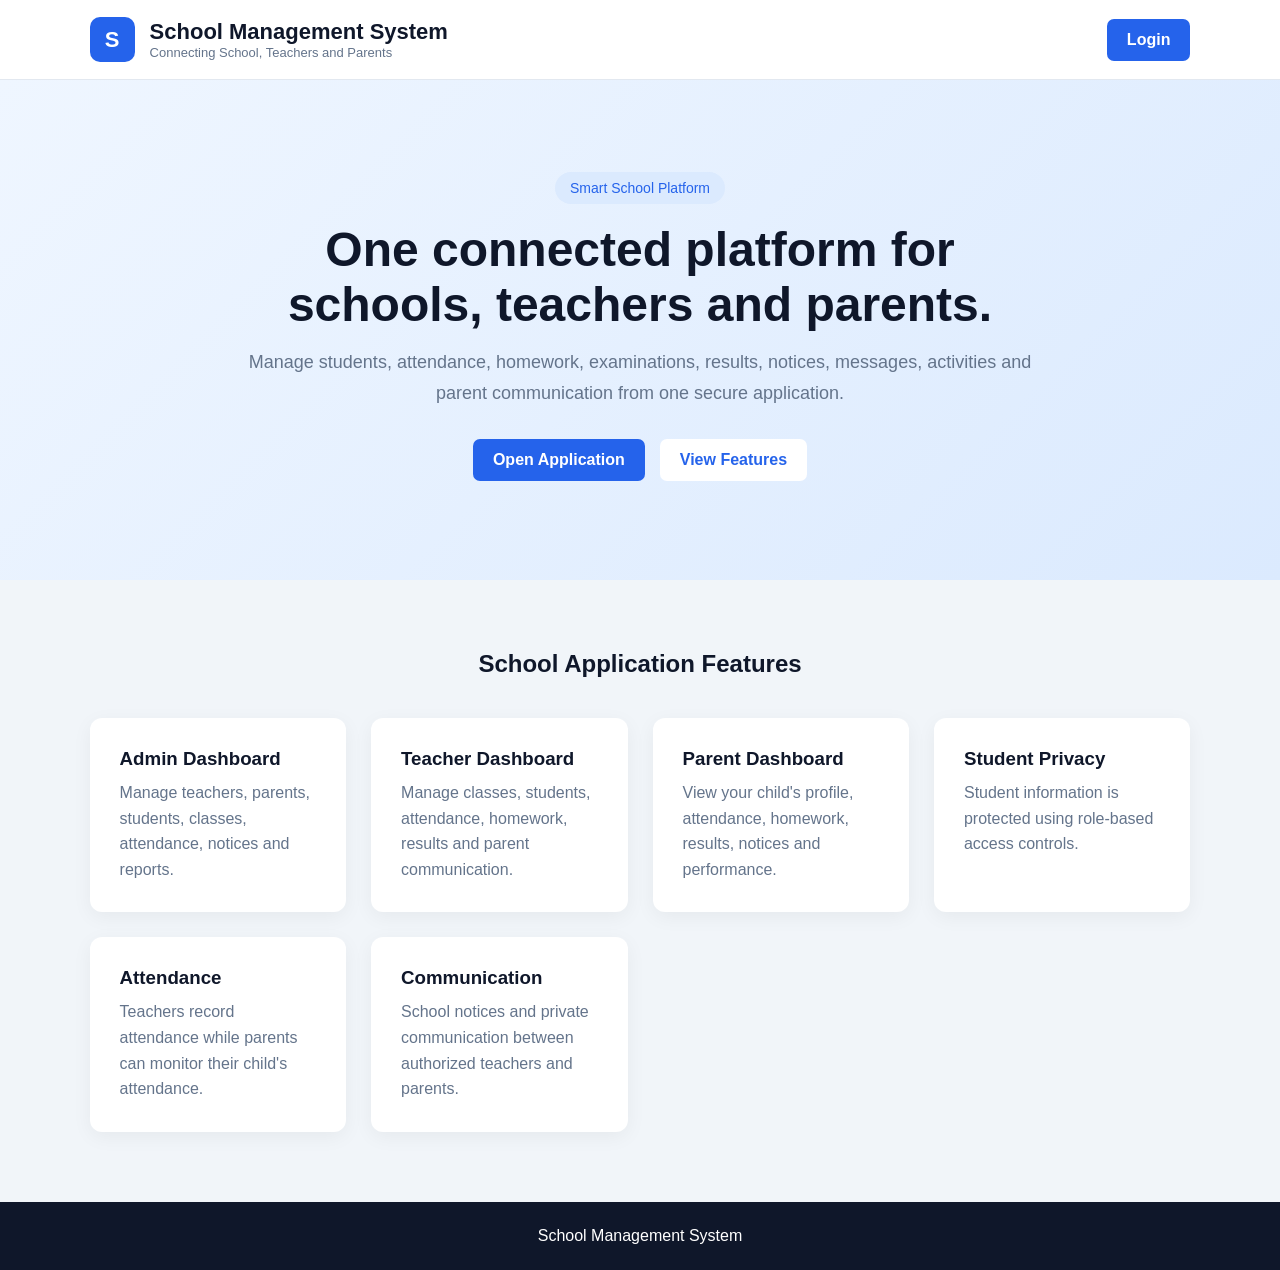
<file: frontend/index.html>
<!DOCTYPE html>
<html lang="en">
<head>
    <meta charset="UTF-8">
    <meta name="viewport" content="width=device-width, initial-scale=1.0">

    <title>School Management System</title>

    <link rel="stylesheet" href="css/style.css">
</head>

<body>

<header class="main-header">

    <div class="brand">
        <div class="logo">S</div>

        <div>
            <h1>School Management System</h1>
            <p>Connecting School, Teachers and Parents</p>
        </div>
    </div>

    <a href="login.html" class="btn btn-primary">
        Login
    </a>

</header>


<main>

<section class="hero">

    <div class="hero-content">

        <span class="badge">
            Smart School Platform
        </span>

        <h2>
            One connected platform for
            schools, teachers and parents.
        </h2>

        <p>
            Manage students, attendance, homework,
            examinations, results, notices, messages,
            activities and parent communication from
            one secure application.
        </p>

        <div class="hero-buttons">

            <a href="login.html"
               class="btn btn-primary">
                Open Application
            </a>

            <a href="#features"
               class="btn btn-secondary">
                View Features
            </a>

        </div>

    </div>

</section>


<section id="features" class="section">

<h2 class="section-title">
    School Application Features
</h2>

<div class="feature-grid">

    <div class="feature-card">
        <h3>Admin Dashboard</h3>

        <p>
            Manage teachers, parents, students,
            classes, attendance, notices and reports.
        </p>
    </div>


    <div class="feature-card">
        <h3>Teacher Dashboard</h3>

        <p>
            Manage classes, students, attendance,
            homework, results and parent communication.
        </p>
    </div>


    <div class="feature-card">
        <h3>Parent Dashboard</h3>

        <p>
            View your child's profile, attendance,
            homework, results, notices and performance.
        </p>
    </div>


    <div class="feature-card">
        <h3>Student Privacy</h3>

        <p>
            Student information is protected using
            role-based access controls.
        </p>
    </div>


    <div class="feature-card">
        <h3>Attendance</h3>

        <p>
            Teachers record attendance while parents
            can monitor their child's attendance.
        </p>
    </div>


    <div class="feature-card">
        <h3>Communication</h3>

        <p>
            School notices and private communication
            between authorized teachers and parents.
        </p>
    </div>

</div>

</section>

</main>


<footer>

<p>
    School Management System
</p>

</footer>


<script src="js/app.js"></script>

</body>
</html>
</file>
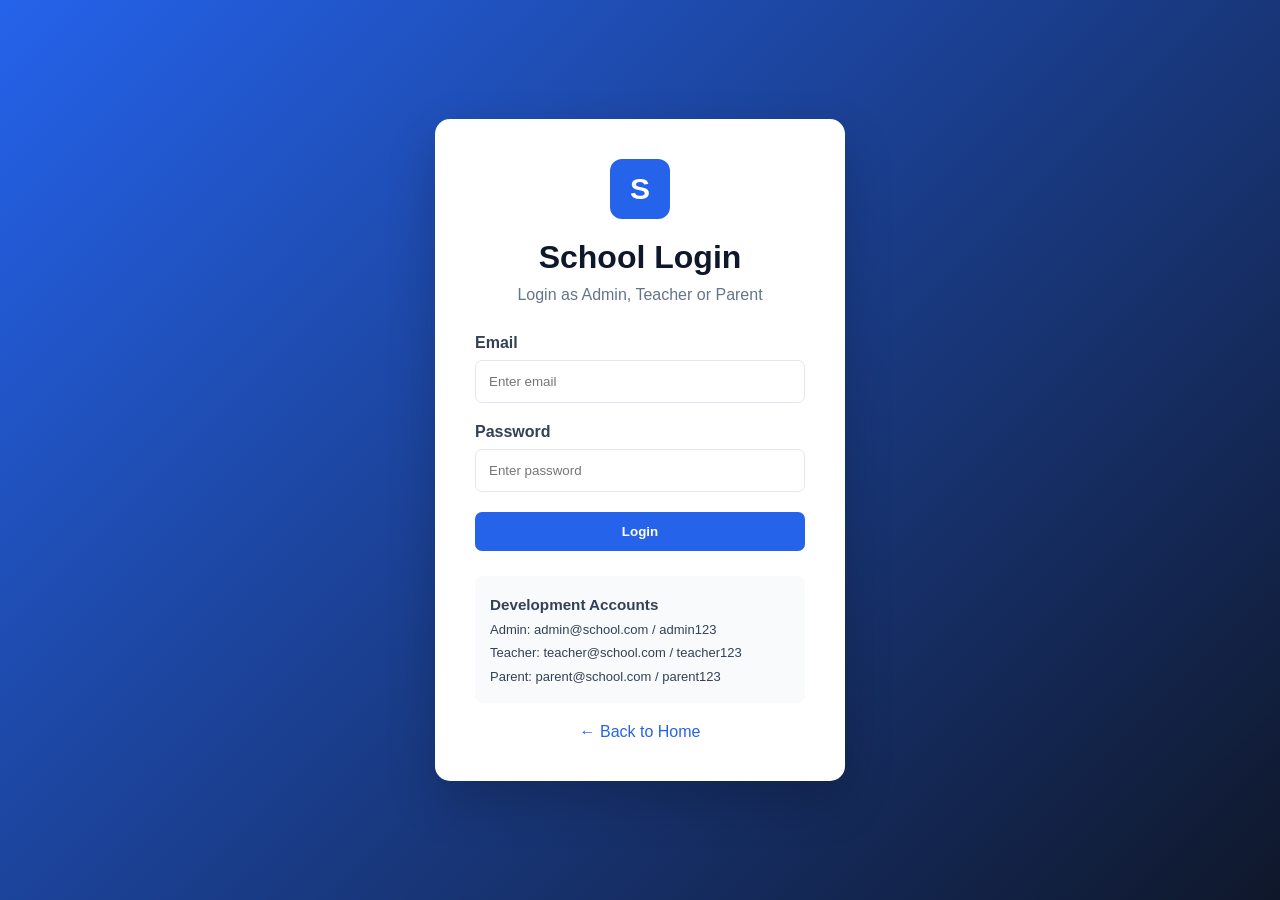
<file: frontend/admin.html>
<!DOCTYPE html>
<html lang="en">

<head>

<meta charset="UTF-8">

<meta name="viewport"
content="width=device-width, initial-scale=1.0">

<title>Admin Dashboard</title>

<link rel="stylesheet"
href="css/style.css">

</head>


<body>

<div class="dashboard">

<aside class="sidebar">

    <div class="sidebar-brand">

        <div class="logo">
            S
        </div>

        <h2>
            School Admin
        </h2>

    </div>


    <nav>

        <a href="#dashboard">
            Dashboard
        </a>

        <a href="#students">
            Students
        </a>

        <a href="#teachers">
            Teachers
        </a>

        <a href="#parents">
            Parents
        </a>

        <a href="#classes">
            Classes
        </a>

        <a href="#attendance">
            Attendance
        </a>

        <a href="#homework">
            Homework
        </a>

        <a href="#results">
            Exam Results
        </a>

        <a href="#notices">
            Notices
        </a>

        <a href="#calendar">
            Calendar
        </a>

        <a href="#messages">
            Messages
        </a>

        <a href="#reports">
            Reports
        </a>

    </nav>

</aside>


<div class="dashboard-main">

<header class="dashboard-header">

    <div>

        <h1>
            Admin Dashboard
        </h1>

        <p>
            Welcome,
            <span id="adminName"></span>
        </p>

    </div>


    <button
        onclick="logout()"
        class="btn btn-danger">

        Logout

    </button>

</header>


<main class="dashboard-content">


<section class="stats-grid">

    <div class="stat-card">

        <h3>Total Students</h3>

        <strong>
            1,250
        </strong>

    </div>


    <div class="stat-card">

        <h3>Teachers</h3>

        <strong>
            75
        </strong>

    </div>


    <div class="stat-card">

        <h3>Classes</h3>

        <strong>
            40
        </strong>

    </div>


    <div class="stat-card">

        <h3>Attendance Today</h3>

        <strong>
            94%
        </strong>

    </div>

</section>


<section class="panel">

<h2>
    School Management
</h2>


<div class="management-grid">


<div class="management-card">

<h3>Students</h3>

<p>
Manage student profiles and
academic information.
</p>

<button class="btn btn-small">
Manage Students
</button>

</div>


<div class="management-card">

<h3>Teachers</h3>

<p>
Manage teachers and
class assignments.
</p>

<button class="btn btn-small">
Manage Teachers
</button>

</div>


<div class="management-card">

<h3>Attendance</h3>

<p>
View school attendance
reports.
</p>

<button class="btn btn-small">
Attendance
</button>

</div>


<div class="management-card">

<h3>Notices</h3>

<p>
Publish notices to teachers
and parents.
</p>

<button class="btn btn-small">
Create Notice
</button>

</div>


<div class="management-card">

<h3>Exam Results</h3>

<p>
Manage examinations and
student results.
</p>

<button class="btn btn-small">
Results
</button>

</div>


<div class="management-card">

<h3>School Calendar</h3>

<p>
Manage school events,
holidays and meetings.
</p>

<button class="btn btn-small">
Calendar
</button>

</div>


</div>

</section>


<section class="panel">

<h2>
Recent Notices
</h2>


<table>

<thead>

<tr>

<th>Date</th>

<th>Notice</th>

<th>Audience</th>

<th>Status</th>

</tr>

</thead>


<tbody>

<tr>

<td>05 Oct</td>

<td>Parent Teacher Meeting</td>

<td>Parents</td>

<td>
<span class="status">
Published
</span>
</td>

</tr>


<tr>

<td>10 Oct</td>

<td>Quarterly Examination</td>

<td>Students</td>

<td>
<span class="status">
Published
</span>
</td>

</tr>

</tbody>

</table>

</section>


</main>

</div>

</div>


<script src="js/app.js"></script>

<script src="js/admin.js"></script>

</body>

</html>
</file>
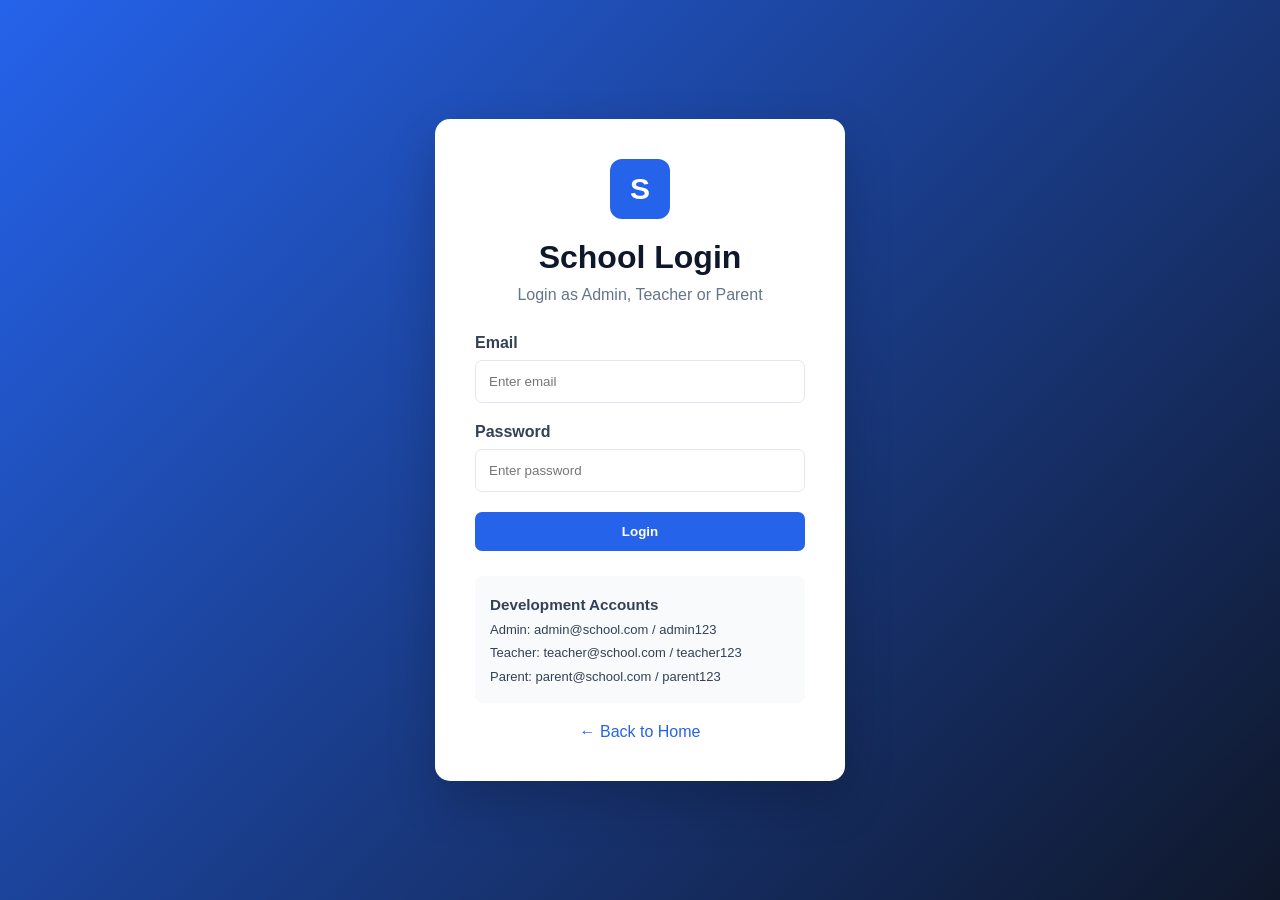
<file: frontend/login.html>
<!DOCTYPE html>
<html lang="en">

<head>

<meta charset="UTF-8">

<meta name="viewport"
      content="width=device-width, initial-scale=1.0">

<title>
Login - School Management System
</title>

<link rel="stylesheet"
      href="css/style.css">

</head>


<body class="login-body">

<div class="login-container">

    <div class="login-card">

        <div class="login-logo">
            S
        </div>

        <h1>
            School Login
        </h1>

        <p class="login-subtitle">
            Login as Admin, Teacher or Parent
        </p>


        <form id="loginForm">

            <div class="form-group">

                <label>
                    Email
                </label>

                <input
                    type="email"
                    id="email"
                    placeholder="Enter email"
                    required
                >

            </div>


            <div class="form-group">

                <label>
                    Password
                </label>

                <input
                    type="password"
                    id="password"
                    placeholder="Enter password"
                    required
                >

            </div>


            <button
                type="submit"
                class="btn btn-primary full-width">

                Login

            </button>

        </form>


        <p id="loginMessage"
           class="error-message">
        </p>


        <div class="demo-login">

            <h3>Development Accounts</h3>

            <p>
                Admin:
                admin@school.com /
                admin123
            </p>

            <p>
                Teacher:
                teacher@school.com /
                teacher123
            </p>

            <p>
                Parent:
                parent@school.com /
                parent123
            </p>

        </div>

        <a href="index.html"
           class="back-link">

            ← Back to Home

        </a>

    </div>

</div>


<script src="js/app.js"></script>

</body>

</html>
</file>
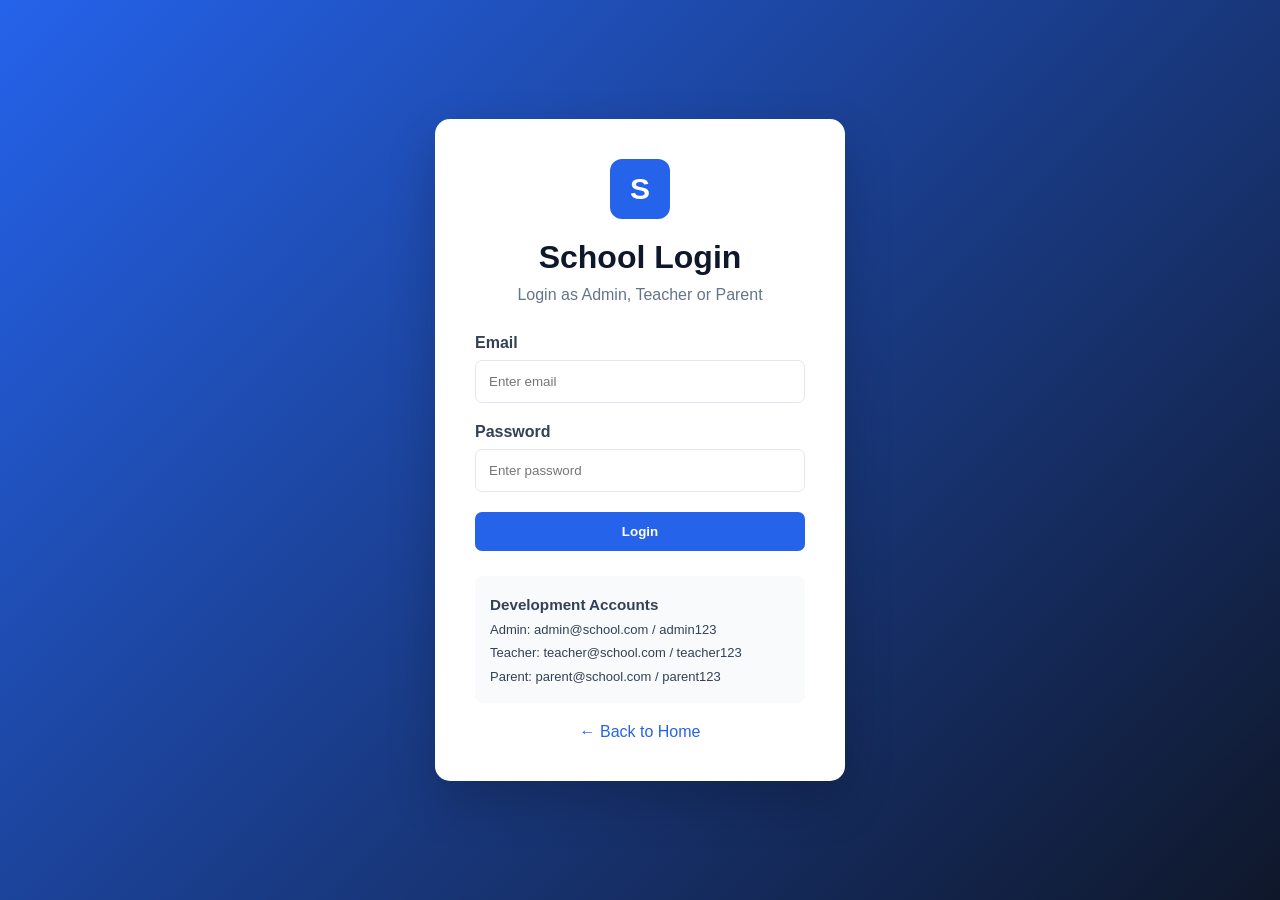
<file: frontend/parent.html>
<!DOCTYPE html>
<html lang="en">

<head>

<meta charset="UTF-8">

<meta name="viewport"
content="width=device-width, initial-scale=1.0">

<title>Parent Dashboard</title>

<link rel="stylesheet"
href="css/style.css">

</head>


<body>


<div class="dashboard">


<aside class="sidebar">

<div class="sidebar-brand">

<div class="logo">
P
</div>

<h2>
Parent
</h2>

</div>


<nav>

<a href="#">
Dashboard
</a>

<a href="#">
Student Profile
</a>

<a href="#">
Attendance
</a>

<a href="#">
Homework
</a>

<a href="#">
Exam Results
</a>

<a href="#">
Performance
</a>

<a href="#">
Achievements
</a>

<a href="#">
Notices
</a>

<a href="#">
Messages
</a>

<a href="#">
Leave Request
</a>

<a href="#">
Calendar
</a>

<a href="#">
Teacher Profile
</a>

</nav>

</aside>


<div class="dashboard-main">


<header class="dashboard-header">

<div>

<h1>
Parent Dashboard
</h1>

<p>

Welcome,

<span id="parentName"></span>

</p>

</div>


<button
onclick="logout()"
class="btn btn-danger">

Logout

</button>

</header>


<main class="dashboard-content">


<section class="panel">

<h2>
Student Profile
</h2>


<div class="student-profile">


<div class="student-avatar">

ST

</div>


<div>

<h3>
Student Name
</h3>

<p>
Class 8 - Section A
</p>

<p>
Roll Number: 01
</p>

</div>

</div>


<div class="profile-grid">


<div>

<label>
Blood Group
</label>

<strong>
O+
</strong>

</div>


<div>

<label>
Gender
</label>

<strong>
Student
</strong>

</div>


<div>

<label>
Academic Year
</label>

<strong>
2026-27
</strong>

</div>


<div>

<label>
Class Teacher
</label>

<strong>
Class Teacher
</strong>

</div>


</div>

</section>


<section class="stats-grid">


<div class="stat-card">

<h3>
Attendance
</h3>

<strong>
94%
</strong>

</div>


<div class="stat-card">

<h3>
Overall Result
</h3>

<strong>
86%
</strong>

</div>


<div class="stat-card">

<h3>
Homework Pending
</h3>

<strong>
2
</strong>

</div>


<div class="stat-card">

<h3>
Achievements
</h3>

<strong>
4
</strong>

</div>


</section>


<section class="panel">

<h2>
Academic Performance
</h2>


<table>

<thead>

<tr>

<th>
Subject
</th>

<th>
Marks
</th>

<th>
Grade
</th>

</tr>

</thead>


<tbody>

<tr>

<td>
Mathematics
</td>

<td>
92
</td>

<td>
A+
</td>

</tr>


<tr>

<td>
Science
</td>

<td>
88
</td>

<td>
A
</td>

</tr>


<tr>

<td>
English
</td>

<td>
84
</td>

<td>
A
</td>

</tr>


<tr>

<td>
Social Studies
</td>

<td>
81
</td>

<td>
A
</td>

</tr>

</tbody>

</table>

</section>


<section class="panel">

<h2>
Parent Services
</h2>


<div class="management-grid">


<div class="management-card">

<h3>
Homework
</h3>

<p>
View homework assigned
by teachers.
</p>

<button class="btn btn-small">
View Homework
</button>

</div>


<div class="management-card">

<h3>
Messages
</h3>

<p>
Private communication
with the class teacher.
</p>

<button class="btn btn-small">
Open Messages
</button>

</div>


<div class="management-card">

<h3>
Leave Request
</h3>

<p>
Submit student leave
requests.
</p>

<button class="btn btn-small">
Apply Leave
</button>

</div>


<div class="management-card">

<h3>
Calendar
</h3>

<p>
School events and
parent-teacher meetings.
</p>

<button class="btn btn-small">
Calendar
</button>

</div>


<div class="management-card">

<h3>
Student Performance
</h3>

<p>
View monthly academic
improvement.
</p>

<button class="btn btn-small">
Performance
</button>

</div>


<div class="management-card">

<h3>
Achievements
</h3>

<p>
View student school
achievements.
</p>

<button class="btn btn-small">
Achievements
</button>

</div>


</div>

</section>


</main>

</div>

</div>


<script src="js/app.js"></script>

<script src="js/parent.js"></script>

</body>

</html>
</file>
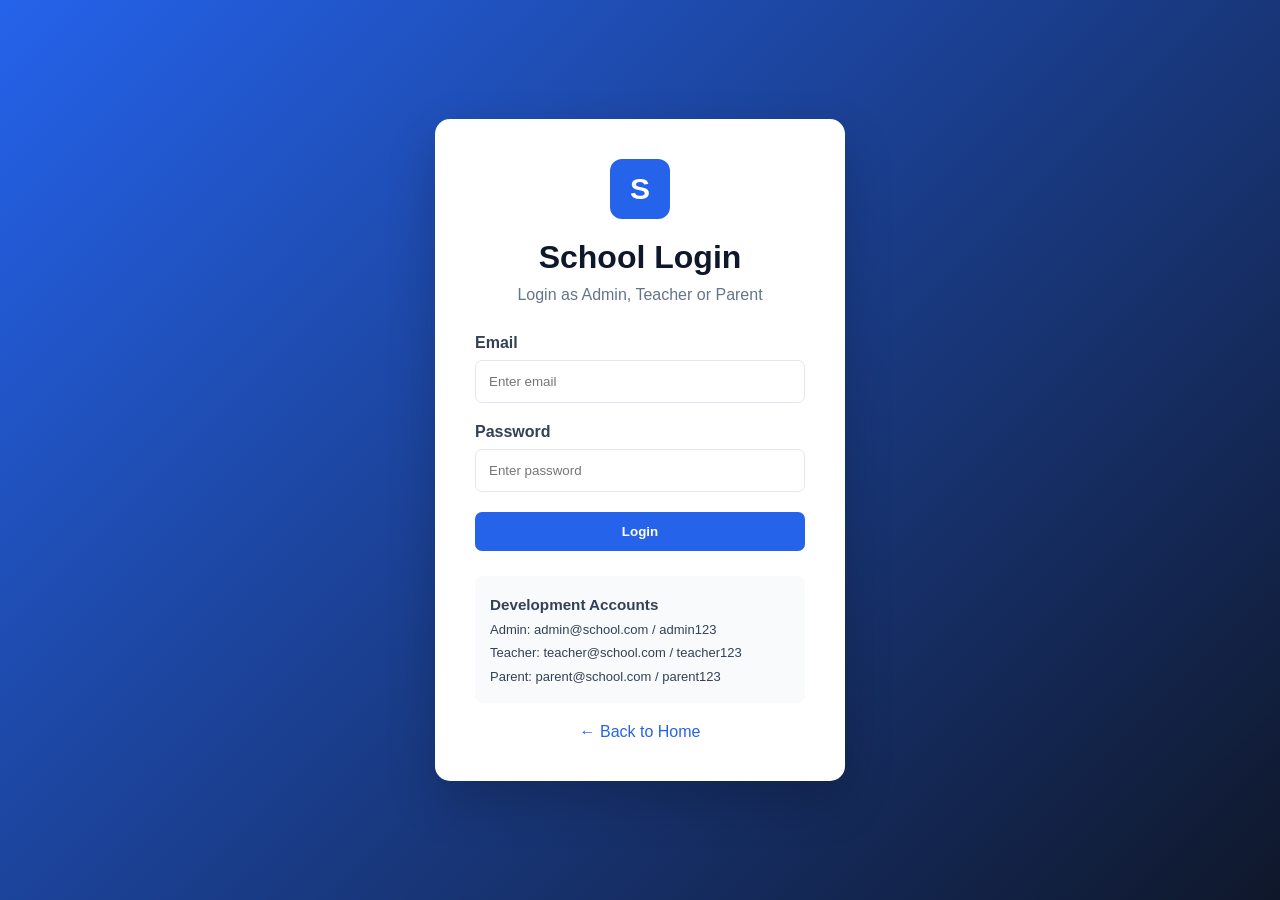
<file: frontend/teacher.html>
<!DOCTYPE html>
<html lang="en">

<head>

<meta charset="UTF-8">

<meta name="viewport"
content="width=device-width, initial-scale=1.0">

<title>Teacher Dashboard</title>

<link rel="stylesheet"
href="css/style.css">

</head>


<body>

<div class="dashboard">


<aside class="sidebar">

<div class="sidebar-brand">

<div class="logo">
T
</div>

<h2>
Teacher
</h2>

</div>


<nav>

<a href="#">
Dashboard
</a>

<a href="#">
My Classes
</a>

<a href="#">
Students
</a>

<a href="#">
Attendance
</a>

<a href="#">
Homework
</a>

<a href="#">
Exam Results
</a>

<a href="#">
Notices
</a>

<a href="#">
Parent Messages
</a>

<a href="#">
Student Performance
</a>

<a href="#">
Activities
</a>

<a href="#">
Calendar
</a>

<a href="#">
My Profile
</a>

</nav>

</aside>


<div class="dashboard-main">


<header class="dashboard-header">

<div>

<h1>
Teacher Dashboard
</h1>

<p>

Welcome,

<span id="teacherName"></span>

</p>

</div>


<button
onclick="logout()"
class="btn btn-danger">

Logout

</button>

</header>


<main class="dashboard-content">


<section class="stats-grid">


<div class="stat-card">

<h3>
My Students
</h3>

<strong>
38
</strong>

</div>


<div class="stat-card">

<h3>
Present Today
</h3>

<strong>
35
</strong>

</div>


<div class="stat-card">

<h3>
Absent
</h3>

<strong>
3
</strong>

</div>


<div class="stat-card">

<h3>
Homework
</h3>

<strong>
5
</strong>

</div>


</section>


<section class="panel">

<h2>
My Class
</h2>


<div class="class-information">

<p>
<strong>Class:</strong>
8
</p>

<p>
<strong>Section:</strong>
A
</p>

<p>
<strong>Class Teacher:</strong>
<span id="teacherClassName">
Class Teacher
</span>
</p>

</div>

</section>


<section class="panel">

<h2>
Student Attendance
</h2>


<table>

<thead>

<tr>

<th>
Roll No
</th>

<th>
Student
</th>

<th>
Status
</th>

<th>
Action
</th>

</tr>

</thead>


<tbody>

<tr>

<td>
01
</td>

<td>
Student One
</td>

<td>
Present
</td>

<td>

<button class="btn btn-small">
Update
</button>

</td>

</tr>


<tr>

<td>
02
</td>

<td>
Student Two
</td>

<td>
Present
</td>

<td>

<button class="btn btn-small">
Update
</button>

</td>

</tr>


<tr>

<td>
03
</td>

<td>
Student Three
</td>

<td>
Absent
</td>

<td>

<button class="btn btn-small">
Update
</button>

</td>

</tr>

</tbody>

</table>

</section>


<section class="panel">

<h2>
Teacher Tools
</h2>


<div class="management-grid">


<div class="management-card">

<h3>
Homework
</h3>

<p>
Create homework for
your students.
</p>

<button class="btn btn-small">
Add Homework
</button>

</div>


<div class="management-card">

<h3>
Results
</h3>

<p>
Enter examination marks
and results.
</p>

<button class="btn btn-small">
Enter Results
</button>

</div>


<div class="management-card">

<h3>
Parent Messages
</h3>

<p>
Private communication
with authorized parents.
</p>

<button class="btn btn-small">
Messages
</button>

</div>


<div class="management-card">

<h3>
Student Performance
</h3>

<p>
Update monthly student
performance.
</p>

<button class="btn btn-small">
Performance
</button>

</div>


<div class="management-card">

<h3>
Activities
</h3>

<p>
Record indoor and outdoor
school activities.
</p>

<button class="btn btn-small">
Activities
</button>

</div>


<div class="management-card">

<h3>
Achievements
</h3>

<p>
Record student
achievements.
</p>

<button class="btn btn-small">
Achievements
</button>

</div>


</div>

</section>


</main>

</div>

</div>


<script src="js/app.js"></script>

<script src="js/teacher.js"></script>

</body>

</html>
</file>
<file: frontend/css/style.css>
* {
    margin: 0;
    padding: 0;
    box-sizing: border-box;
}


:root {

    --primary: #2563eb;

    --primary-dark: #1d4ed8;

    --dark: #0f172a;

    --sidebar: #111827;

    --background: #f1f5f9;

    --white: #ffffff;

    --text: #334155;

    --muted: #64748b;

    --border: #e2e8f0;

    --danger: #dc2626;

}


body {

    font-family:
        Arial,
        Helvetica,
        sans-serif;

    background:
        var(--background);

    color:
        var(--text);

}


a {

    text-decoration: none;

}


.main-header {

    min-height: 80px;

    background:
        var(--white);

    display: flex;

    justify-content:
        space-between;

    align-items: center;

    padding:
        15px 7%;

    border-bottom:
        1px solid var(--border);

}


.brand {

    display: flex;

    align-items: center;

    gap: 15px;

}


.brand h1 {

    font-size: 22px;

    color:
        var(--dark);

}


.brand p {

    color:
        var(--muted);

    font-size: 13px;

}


.logo {

    width: 45px;

    height: 45px;

    background:
        var(--primary);

    color:
        white;

    border-radius:
        10px;

    display: flex;

    justify-content: center;

    align-items: center;

    font-weight: bold;

    font-size: 22px;

}


.btn {

    border: none;

    cursor: pointer;

    padding:
        12px 20px;

    border-radius:
        7px;

    font-weight: 600;

    display: inline-block;

}


.btn-primary {

    background:
        var(--primary);

    color:
        white;

}


.btn-primary:hover {

    background:
        var(--primary-dark);

}


.btn-secondary {

    background:
        white;

    color:
        var(--primary);

}


.btn-danger {

    background:
        var(--danger);

    color:
        white;

}


.btn-small {

    background:
        var(--primary);

    color:
        white;

    padding:
        8px 14px;

    margin-top:
        12px;

}


.full-width {

    width: 100%;

}


.hero {

    min-height:
        500px;

    display: flex;

    justify-content:
        center;

    align-items:
        center;

    text-align:
        center;

    padding:
        60px 20px;

    background:
        linear-gradient(
            135deg,
            #eff6ff,
            #dbeafe
        );

}


.hero-content {

    max-width:
        800px;

}


.badge {

    background:
        #dbeafe;

    color:
        var(--primary);

    padding:
        8px 15px;

    border-radius:
        20px;

    font-size:
        14px;

}


.hero h2 {

    font-size:
        48px;

    color:
        var(--dark);

    margin:
        25px 0 15px;

}


.hero p {

    font-size:
        18px;

    line-height:
        1.7;

    color:
        var(--muted);

}


.hero-buttons {

    margin-top:
        30px;

    display: flex;

    justify-content:
        center;

    gap:
        15px;

}


.section {

    padding:
        70px 7%;

}


.section-title {

    text-align:
        center;

    margin-bottom:
        40px;

    color:
        var(--dark);

}


.feature-grid {

    display: grid;

    grid-template-columns:
        repeat(
            auto-fit,
            minmax(250px, 1fr)
        );

    gap:
        25px;

}


.feature-card {

    background:
        white;

    padding:
        30px;

    border-radius:
        12px;

    box-shadow:
        0 5px 20px
        rgba(0,0,0,.05);

}


.feature-card h3 {

    color:
        var(--dark);

    margin-bottom:
        10px;

}


.feature-card p {

    color:
        var(--muted);

    line-height:
        1.6;

}


footer {

    background:
        var(--dark);

    color:
        white;

    text-align:
        center;

    padding:
        25px;

}


/* LOGIN */


.login-body {

    min-height:
        100vh;

    display: flex;

    align-items:
        center;

    justify-content:
        center;

    background:
        linear-gradient(
            135deg,
            #2563eb,
            #0f172a
        );

}


.login-container {

    width:
        100%;

    max-width:
        450px;

    padding:
        20px;

}


.login-card {

    background:
        white;

    padding:
        40px;

    border-radius:
        15px;

    box-shadow:
        0 20px 50px
        rgba(0,0,0,.2);

}


.login-logo {

    width:
        60px;

    height:
        60px;

    margin:
        0 auto 20px;

    background:
        var(--primary);

    color:
        white;

    display: flex;

    align-items:
        center;

    justify-content:
        center;

    border-radius:
        12px;

    font-size:
        30px;

    font-weight:
        bold;

}


.login-card h1 {

    text-align:
        center;

    color:
        var(--dark);

}


.login-subtitle {

    text-align:
        center;

    color:
        var(--muted);

    margin:
        10px 0 30px;

}


.form-group {

    margin-bottom:
        20px;

}


.form-group label {

    display:
        block;

    margin-bottom:
        8px;

    font-weight:
        600;

}


.form-group input {

    width:
        100%;

    padding:
        13px;

    border:
        1px solid var(--border);

    border-radius:
        7px;

    outline:
        none;

}


.form-group input:focus {

    border-color:
        var(--primary);

}


.error-message {

    color:
        var(--danger);

    margin-top:
        15px;

    text-align:
        center;

}


.demo-login {

    background:
        #f8fafc;

    padding:
        15px;

    margin-top:
        25px;

    border-radius:
        8px;

    font-size:
        13px;

    line-height:
        1.8;

}


.back-link {

    display:
        block;

    text-align:
        center;

    margin-top:
        20px;

    color:
        var(--primary);

}


/* DASHBOARD */


.dashboard {

    display:
        flex;

    min-height:
        100vh;

}


.sidebar {

    width:
        250px;

    background:
        var(--sidebar);

    color:
        white;

    position:
        fixed;

    top: 0;

    bottom: 0;

    left: 0;

    overflow-y:
        auto;

}


.sidebar-brand {

    padding:
        25px 20px;

    display:
        flex;

    align-items:
        center;

    gap:
        12px;

    border-bottom:
        1px solid #334155;

}


.sidebar-brand h2 {

    font-size:
        18px;

}


.sidebar nav {

    padding:
        20px 10px;

}


.sidebar nav a {

    display:
        block;

    color:
        #cbd5e1;

    padding:
        13px 15px;

    border-radius:
        7px;

    margin-bottom:
        5px;

}


.sidebar nav a:hover {

    background:
        #1e293b;

    color:
        white;

}


.dashboard-main {

    margin-left:
        250px;

    width:
        calc(100% - 250px);

}


.dashboard-header {

    height:
        80px;

    background:
        white;

    padding:
        15px 30px;

    display:
        flex;

    justify-content:
        space-between;

    align-items:
        center;

    border-bottom:
        1px solid var(--border);

}


.dashboard-header h1 {

    color:
        var(--dark);

    font-size:
        24px;

}


.dashboard-header p {

    color:
        var(--muted);

    margin-top:
        4px;

}


.dashboard-content {

    padding:
        30px;

}


.stats-grid {

    display:
        grid;

    grid-template-columns:
        repeat(
            4,
            1fr
        );

    gap:
        20px;

    margin-bottom:
        30px;

}


.stat-card {

    background:
        white;

    padding:
        25px;

    border-radius:
        10px;

    border:
        1px solid var(--border);

}


.stat-card h3 {

    font-size:
        14px;

    color:
        var(--muted);

    margin-bottom:
        10px;

}


.stat-card strong {

    font-size:
        30px;

    color:
        var(--dark);

}


.panel {

    background:
        white;

    border:
        1px solid var(--border);

    border-radius:
        10px;

    padding:
        25px;

    margin-bottom:
        30px;

}


.panel h2 {

    color:
        var(--dark);

    margin-bottom:
        20px;

}


.management-grid {

    display:
        grid;

    grid-template-columns:
        repeat(
            3,
            1fr
        );

    gap:
        20px;

}


.management-card {

    border:
        1px solid var(--border);

    border-radius:
        8px;

    padding:
        20px;

}


.management-card h3 {

    color:
        var(--dark);

    margin-bottom:
        8px;

}


.management-card p {

    color:
        var(--muted);

    line-height:
        1.5;

}


table {

    width:
        100%;

    border-collapse:
        collapse;

}


th,
td {

    text-align:
        left;

    padding:
        14px;

    border-bottom:
        1px solid var(--border);

}


th {

    background:
        #f8fafc;

    color:
        var(--dark);

}


.status {

    background:
        #dcfce7;

    padding:
        5px 10px;

    border-radius:
        15px;

    font-size:
        12px;

}


.class-information {

    display:
        flex;

    gap:
        40px;

}


.student-profile {

    display:
        flex;

    align-items:
        center;

    gap:
        20px;

    margin-bottom:
        25px;

}


.student-avatar {

    width:
        70px;

    height:
        70px;

    border-radius:
        50%;

    background:
        var(--primary);

    color:
        white;

    display:
        flex;

    align-items:
        center;

    justify-content:
        center;

    font-size:
        24px;

    font-weight:
        bold;

}


.profile-grid {

    display:
        grid;

    grid-template-columns:
        repeat(
            4,
            1fr
        );

    gap:
        20px;

}


.profile-grid div {

    background:
        #f8fafc;

    padding:
        15px;

    border-radius:
        8px;

}


.profile-grid label {

    display:
        block;

    color:
        var(--muted);

    font-size:
        12px;

    margin-bottom:
        5px;

}


/* RESPONSIVE */


@media (
    max-width: 1000px
) {

    .stats-grid {

        grid-template-columns:
            repeat(2,1fr);

    }


    .management-grid {

        grid-template-columns:
            repeat(2,1fr);

    }


    .profile-grid {

        grid-template-columns:
            repeat(2,1fr);

    }

}


@media (
    max-width: 700px
) {

    .sidebar {

        width:
            70px;

    }


    .sidebar h2 {

        display:
            none;

    }


    .sidebar nav a {

        font-size:
            10px;

        padding:
            10px 5px;

    }


    .dashboard-main {

        margin-left:
            70px;

        width:
            calc(100% - 70px);

    }


    .stats-grid {

        grid-template-columns:
            1fr;

    }


    .management-grid {

        grid-template-columns:
            1fr;

    }


    .profile-grid {

        grid-template-columns:
            1fr;

    }


    .hero h2 {

        font-size:
            32px;

    }


    .class-information {

        flex-direction:
            column;

        gap:
            10px;

    }

}
</file>
